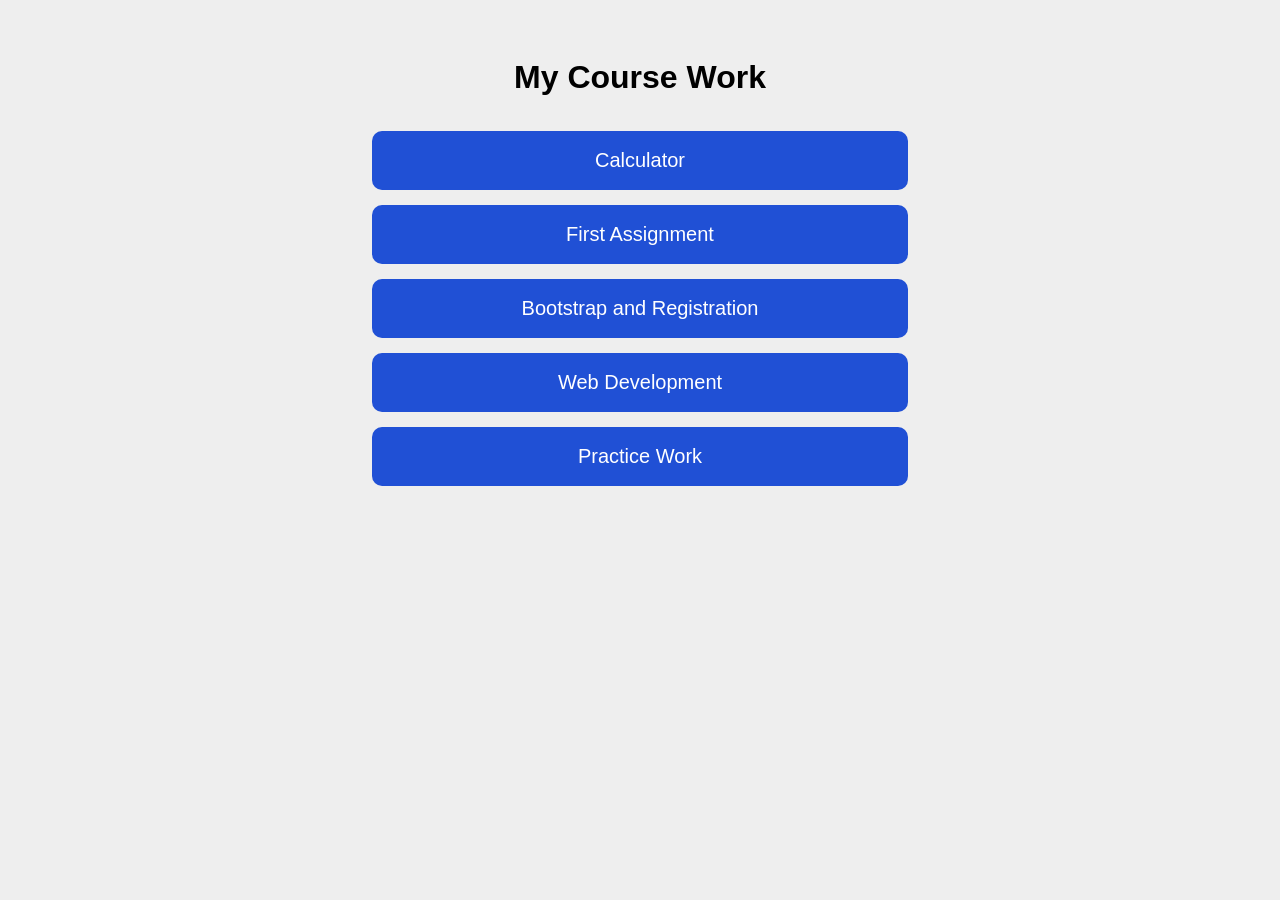
<file: index.html>
<!DOCTYPE html>
<html lang="en">
<head>
    <meta charset="UTF-8">
    <meta name="viewport" content="width=device-width, initial-scale=1.0">
    <title>My Course Work</title>

    <style>
        body {
            font-family: Arial, sans-serif;
            text-align: center;
            background: #eeeeee;
            padding: 30px;
        }

        h1 {
            margin-bottom: 35px;
        }

        a {
            display: block;
            background: #2050d5;
            color: white;
            text-decoration: none;
            padding: 18px;
            margin: 15px auto;
            max-width: 500px;
            border-radius: 10px;
            font-size: 20px;
        }

        a:hover {
            background: #142b55;
        }
    </style>
</head>

<body>

    <h1>My Course Work</h1>

    <a href="calculator/">Calculator</a>

    <a href="index/">First Assignment</a>

    <a href="index2/">Bootstrap and Registration</a>

    <a href="index3/">Web Development</a>

    <a href="practice/">Practice Work</a>

</body>
</html>
</file>
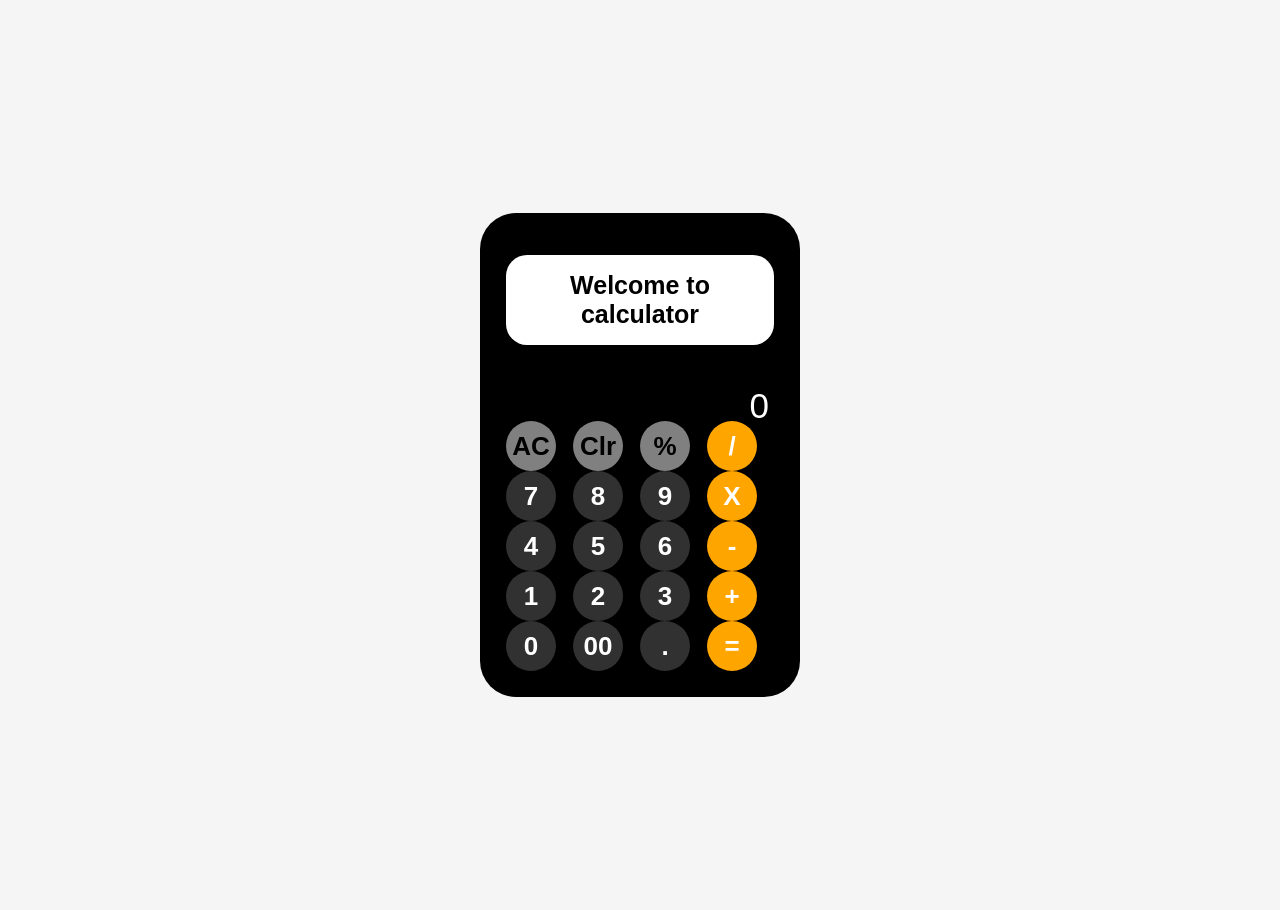
<file: calculator/Index.html>
<!DOCTYPE html>
<html lang="en">
<head>
    <meta charset="UTF-8">
    <meta name="viewport" content="width=device-width, initial-scale=1.0">
    <title>Calculator</title> 
    <link rel="stylesheet" href="style5.css">
</head>
<body>
    <div class="calculator"> 
        <div>
            <h1 class="Welcome">
            Welcome to calculator
            </h1>
        </div>
        <div id ="display">
        0
        </div> 
        <div class="buttons">
        <button style="color: black; background-color: gray;" oneclick="cleardisplay()">
            AC
         </button> 
         <button  style="color: black; background-color: gray;" oneclick="delete()">
            Clr
         </button> 
         <button style="color: black; background-color: gray;"  oneclick="append(%)">
            %
         </button> 
         <button style="background-color:orange;color:white;" oneclick="append(/)">
            /
         </button> 
         <button oneclick="append(7)">
           7
         </button> 
         <button oneclick="append(8)"> 
           8
         </button> 
         <button oneclick="append(9)">
           9
         </button> 
         <button style="background-color: orange;color: white;" oneclick="append(X)">
            X
         </button>
         <button oneclick="append(4)"> 
          4
         </button> 
         <button oneclick="append(5)">
          5
         </button> 
         <button oneclick="append(6)">
          6
         </button> 
         <button style="background-color:orange;color: white;" oneclick="append(-)">
          -
         </button> 
         <button oneclick="append(1)">
          1
         </button> 
         <button oneclick="append(2)">
          2
         </button> 
         <button oneclick="append(3)"> 
          3
         </button> 
         <button style="background-color: orange; color: white;" oneclick="append(+)">
          +
         </button> 
         <button oneclick="append(0)">
          0
         </button> 
         <button oneclick="append(00)">
          00
         </button> 
         <button oneclick="append(.)">
          .
         </button>
         <button style="background-color:orange; color: white;"  oneclick="calculate()">
          =
         </button>
     </div> 
    </div>
</body>
</html>
</file>
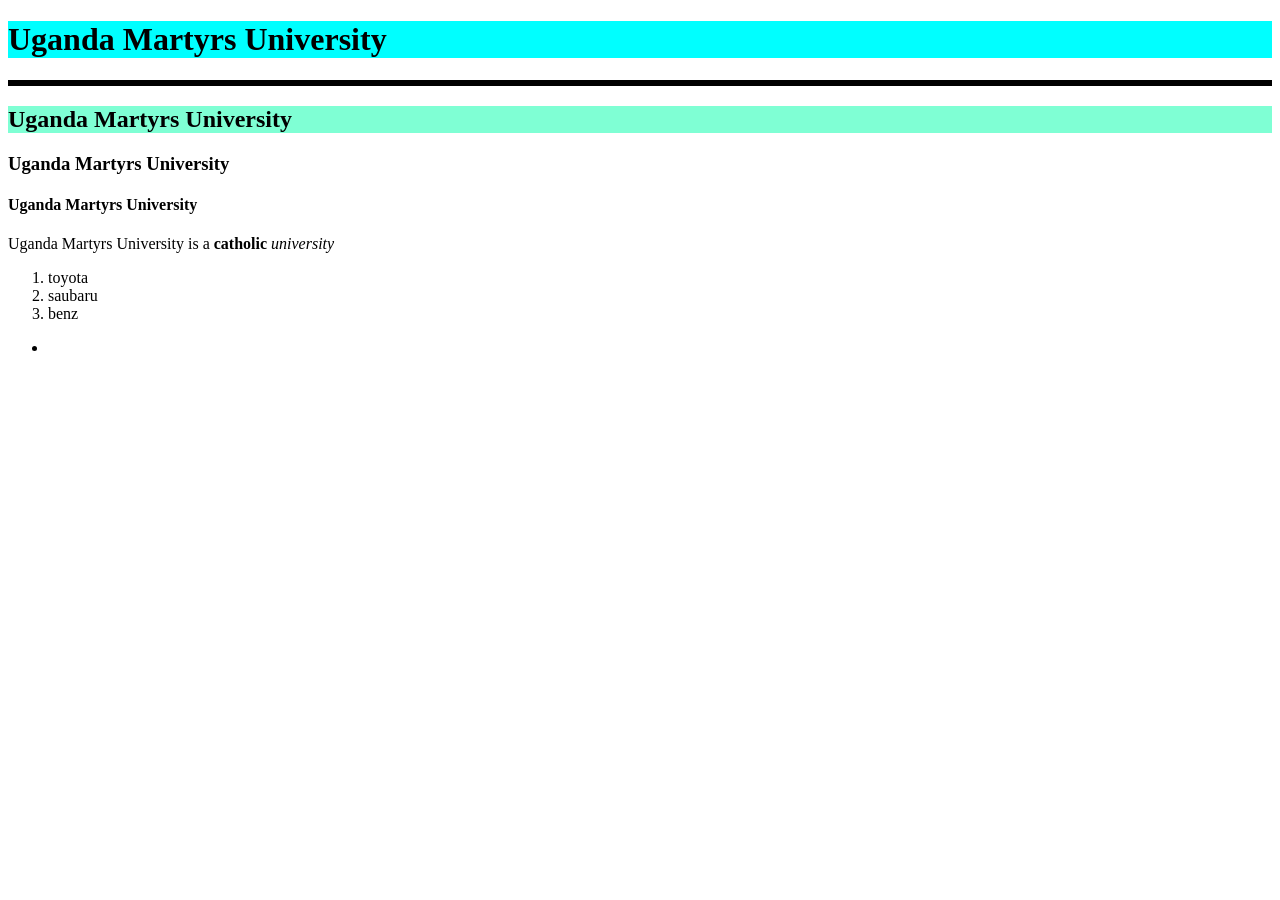
<file: index/index.html>
<!DOCTYPE html>
<html lang="en">
<head>
    <meta charset="UTF-8">
    <meta name="viewport" content="width=device-width, initial-scale=1.0">
    <title>my first web page</title> 
    <link rel="stylesheet" href="./style.css">
</head>
<body> 
    <h1>Uganda Martyrs University</h1> 
    <hr color="black" size="6">
    <h2>Uganda Martyrs University</h2> 
    <h3>Uganda Martyrs University</h3> 
    <h4>Uganda Martyrs University</h4> 
    <p>Uganda Martyrs University is a <b>catholic</b> <i>university</i></p>
    <ol>
        <li>toyota</li> 
        <li>saubaru</li>
        <li>benz</li>
    </ol> 
    <ul>
        <li></li>
    </ul> 

    
</body>
</html>
</file>
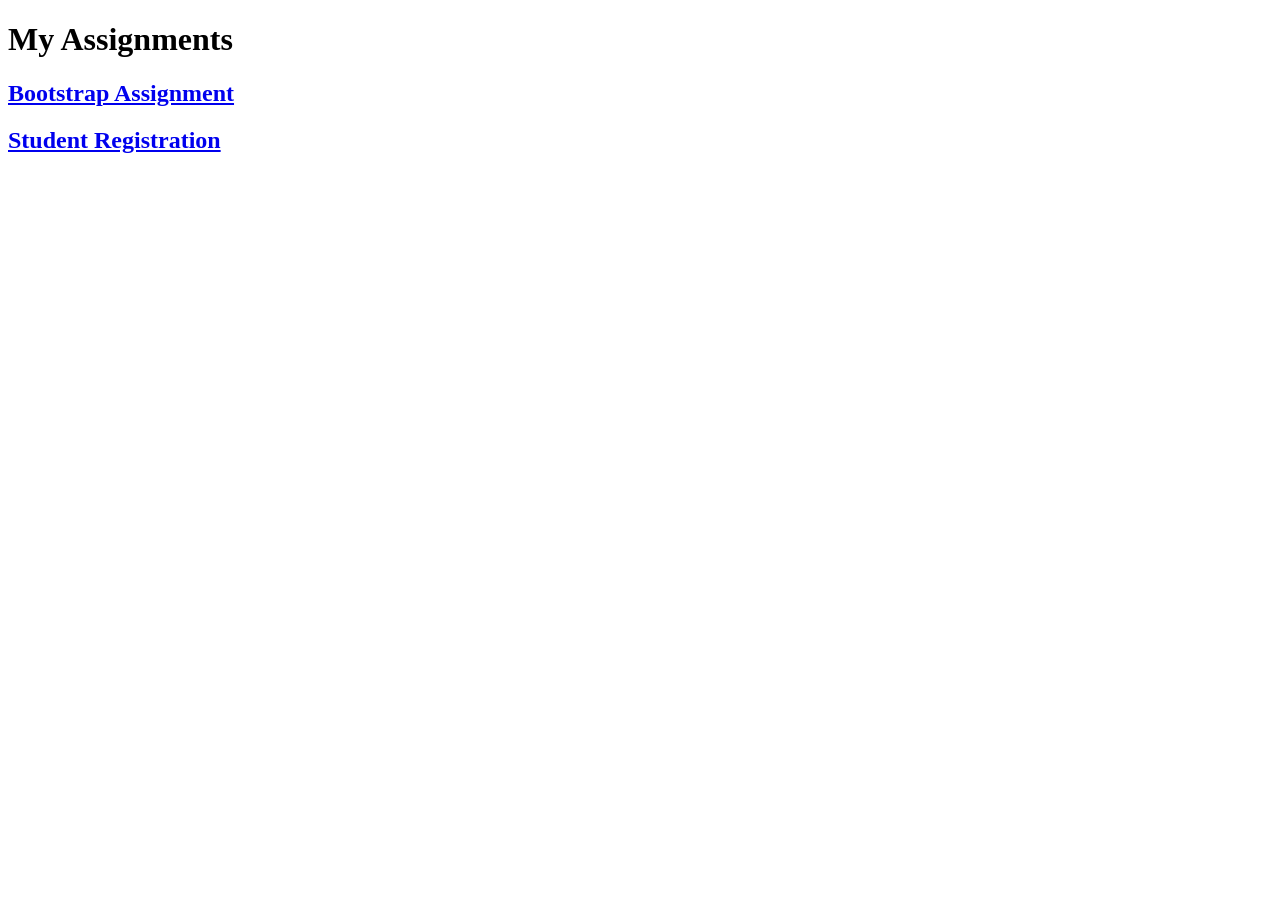
<file: index2/Index.html>
<!DOCTYPE html>
<html lang="en">
<head>
    <meta charset="UTF-8">
    <meta name="viewport" content="width=device-width, initial-scale=1.0">
    <title>My Assignments</title>
</head>
<body>

    <h1>My Assignments</h1>

    <h2><a href="boot.html">Bootstrap Assignment</a></h2>

    <h2><a href="studentregistration.html">Student Registration</a></h2>

</body>
</html>
</file>
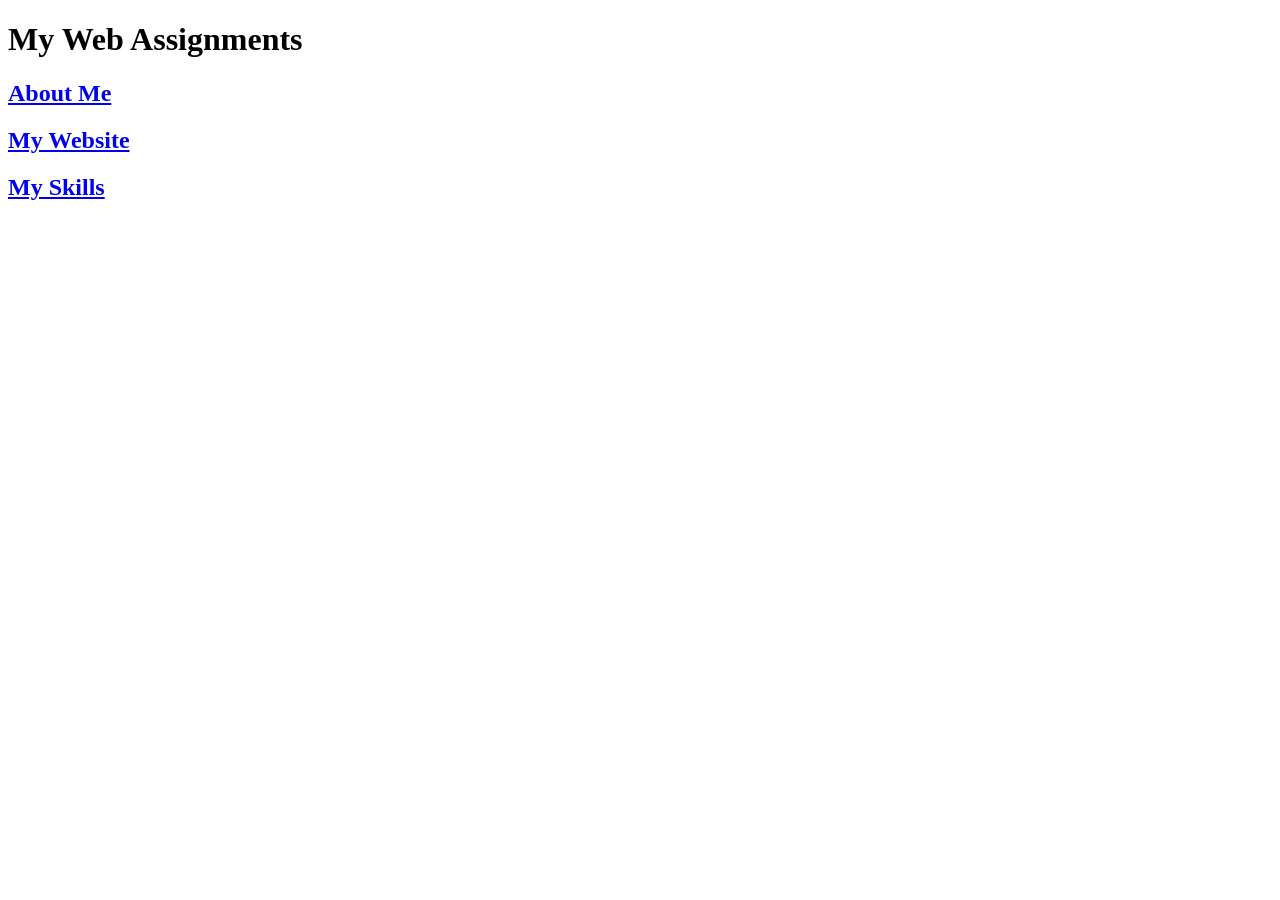
<file: index3/index.html>
<!DOCTYPE html>
<html lang="en">
<head>
    <meta charset="UTF-8">
    <meta name="viewport" content="width=device-width, initial-scale=1.0">
    <title>My Web Assignments</title>
</head>
<body>

    <h1>My Web Assignments</h1>

    <h2><a href="about.html">About Me</a></h2>

    <h2><a href="index3.html">My Website</a></h2>

    <h2><a href="skills.html">My Skills</a></h2>

</body>
</html>
</file>
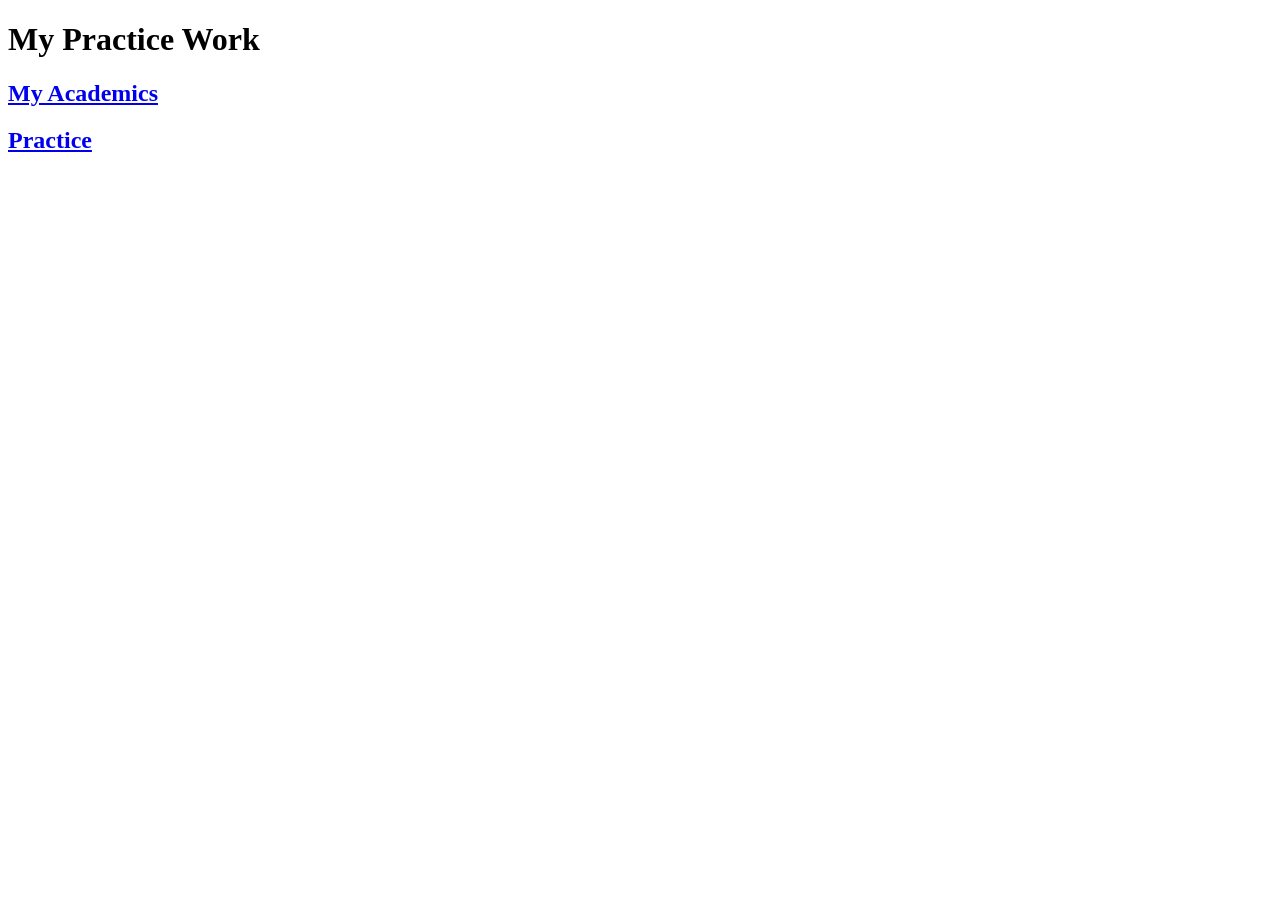
<file: practice/index.html>
<!DOCTYPE html>
<html>
<head>
    <title>Practice Assignments</title>
</head>
<body>

    <h1>My Practice Work</h1>

    <h2><a href="my academics.html">My Academics</a></h2>

    <h2><a href="practice.html">Practice</a></h2>

</body>
</html>
</file>
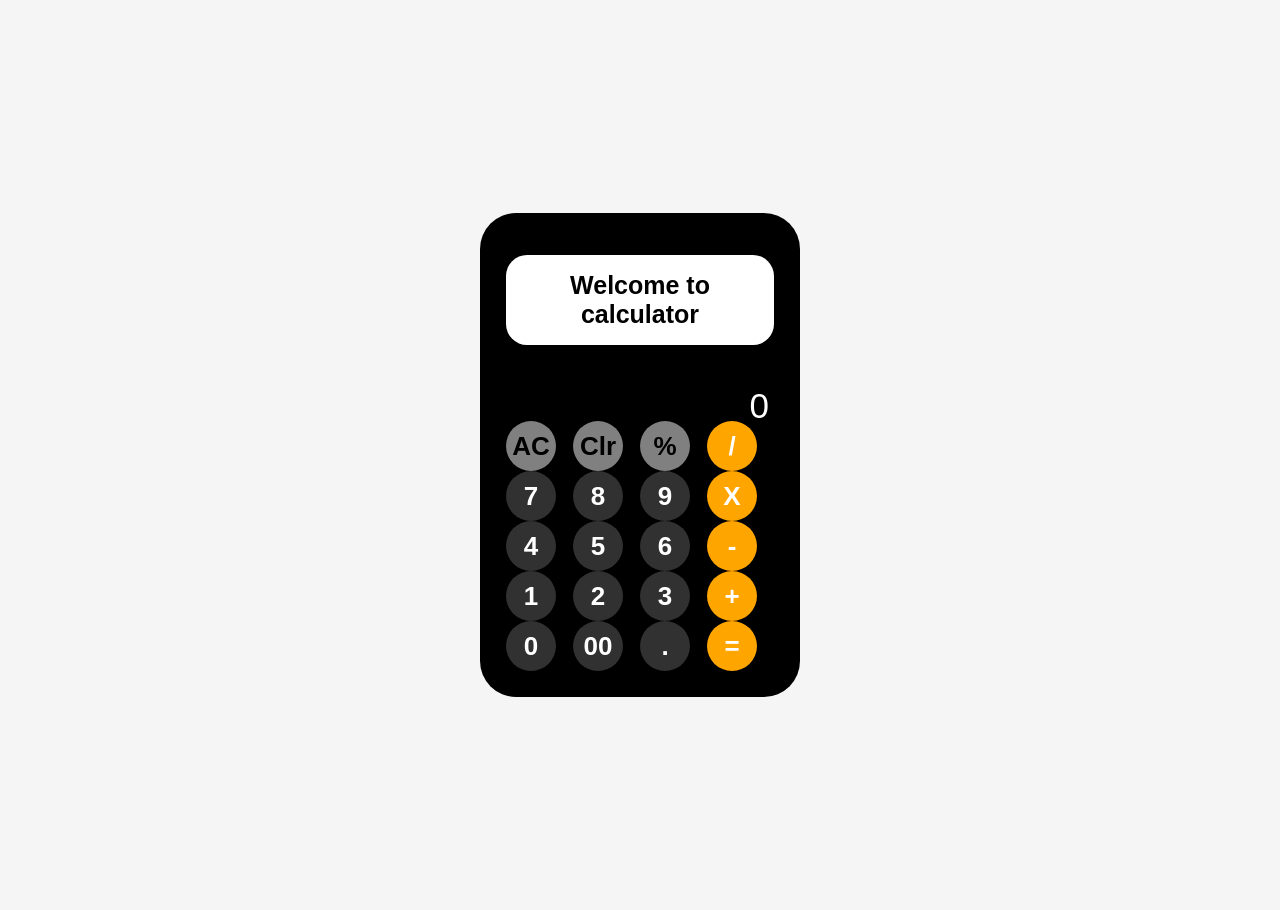
<file: calculator/calc.html>
<!DOCTYPE html>
<html lang="en">
<head>
    <meta charset="UTF-8">
    <meta name="viewport" content="width=device-width, initial-scale=1.0">
    <title>Calculator</title> 
    <link rel="stylesheet" href="style5.css">
</head>
<body>
    <div class="calculator"> 
        <div>
            <h1 class="Welcome">
            Welcome to calculator
            </h1>
        </div>
        <div id ="display">
        0
        </div> 
        <div class="buttons">
        <button style="color: black; background-color: gray;" oneclick="cleardisplay()">
            AC
         </button> 
         <button  style="color: black; background-color: gray;" oneclick="delete()">
            Clr
         </button> 
         <button style="color: black; background-color: gray;"  oneclick="append(%)">
            %
         </button> 
         <button style="background-color:orange;color:white;" oneclick="append(/)">
            /
         </button> 
         <button oneclick="append(7)">
           7
         </button> 
         <button oneclick="append(8)"> 
           8
         </button> 
         <button oneclick="append(9)">
           9
         </button> 
         <button style="background-color: orange;color: white;" oneclick="append(X)">
            X
         </button>
         <button oneclick="append(4)"> 
          4
         </button> 
         <button oneclick="append(5)">
          5
         </button> 
         <button oneclick="append(6)">
          6
         </button> 
         <button style="background-color:orange;color: white;" oneclick="append(-)">
          -
         </button> 
         <button oneclick="append(1)">
          1
         </button> 
         <button oneclick="append(2)">
          2
         </button> 
         <button oneclick="append(3)"> 
          3
         </button> 
         <button style="background-color: orange; color: white;" oneclick="append(+)">
          +
         </button> 
         <button oneclick="append(0)">
          0
         </button> 
         <button oneclick="append(00)">
          00
         </button> 
         <button oneclick="append(.)">
          .
         </button>
         <button style="background-color:orange; color: white;"  oneclick="calculate()">
          =
         </button>
     </div> 
    </div>
</body>
</html>
</file>
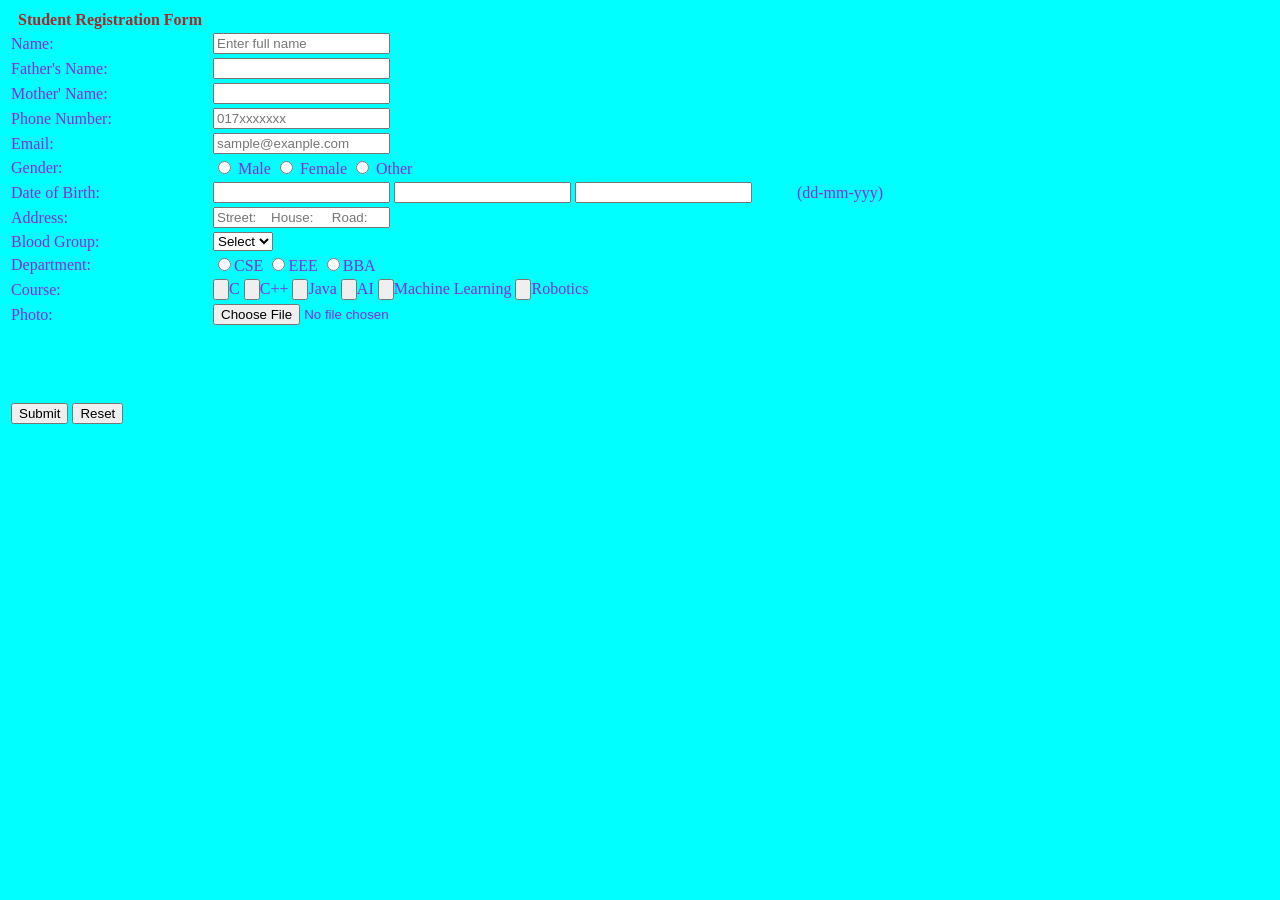
<file: index2/studentregistration.html>
<!DOCTYPE html>
<html lang="en">
<head>
    <meta charset="UTF-8">
    <meta name="viewport" content="width=device-width, initial-scale=1.0">
    <title>STUDENT REGISTRATION</title> 
    <link rel="stylesheet" href="style1.css">
</head>
<body> 
    <Table width="70%" margin="auto">
        <tr>
            <th>   
                Student Registration Form
            </th>
        </tr> 
        <tr>
            <td>
                Name: 
            </td> 
            <td> 
                <input type="text" placeholder="Enter full name">
            </td>
        </tr> 
        <tr>
            <td>
                Father's Name: 
            </td> 
            <td>
                <input type="text">
            </td>
        </tr> 
        <tr>
            <td>
                Mother' Name:
            </td> 
            <td>
                <input type="text">
            </td>
        </tr> 
        <tr>
            <td>
                Phone Number:
            </td> 
            <td>
                <input type="text" placeholder="017xxxxxxx">
            </td>
        </tr> 
        <tr>
            <td>
                Email:
            </td> 
            <td>
                <input type="email" placeholder="sample@exanple.com">
            </td>
        </tr> 
        <tr>
            <td>
                Gender:
            </td>  
            <td>
                <input type="radio"> Male 
                <input type="radio"> Female 
                <input type="radio"> Other
            </td>
        </tr> 
        <tr>
            <td>
                Date of Birth: 
            </td> 
            <td> 
                <input type="text"> 
                <input type="text"> 
                <input type="text"> 
                <td>
                    (dd-mm-yyy)
                </td>
                 

            </td>
        </tr> 
        <tr>
            <td>
                Address:
            </td> 
            <td>
                <input type="text" placeholder="Street:    House:     Road:">
            </td>
        </tr> 
        <tr>
            <td>
                Blood Group: 
            </td> 
            <td>
                <select>
                    <option>Select</option>
                    <option>A+</option> 
                    <option>A-</option> 
                    <option>B+</option> 
                    <optiion>B-</option> 
                    <option>O</option> 
                    <option>AB</option>
                </select>
            </td>
        </tr> 
        <tr>
            <td>
                Department: 
            </td> 
            <td>
                <input type="radio">CSE 
                <input type="radio">EEE 
                <input type="radio">BBA
            </td>
        </tr> 
        <tr>
            <td>
                Course:
            </td> 
            <td>
                <input type="button">C 
                <input type="button">C++ 
                <input type="button">Java 
                <input type="button">AI 
                <input type="button">Machine Learning
                <input type="button">Robotics
            </td>

        </tr> 
        <tr>
            <td>
                Photo:
            </td> 
            <td>
               <input type="file" placeholder=" Choose file">
            </td>
        </Table> <br> <br> <br> <br>
          <table>
        <tr>
            <td> 
                <input type="submit">
            </td> 
            <td>
                <input type="reset">
            </td>
        </tr>
    </table>
       
    
    
</body>
</html>
</file>
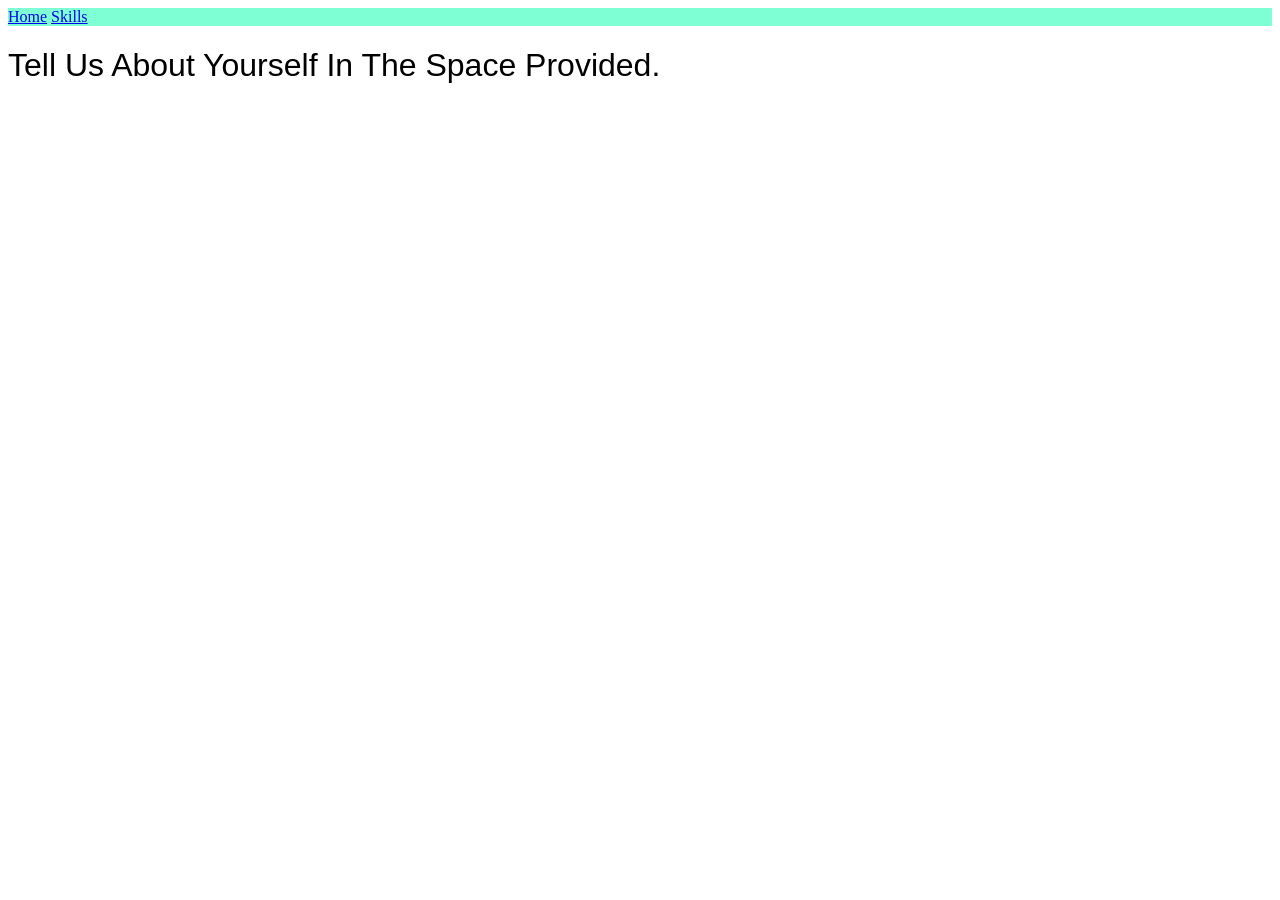
<file: index3/about.html>
<!DOCTYPE html>
<html lang="en">
<head>
    <meta charset="UTF-8">
    <meta name="viewport" content="width=device-width, initial-scale=1.0">
    <title>Practice</title> 
    <link rel="stylesheet" href="style4.css">
</head>
<body> 
   <nav class="navbar">
    <a href="imdex3.html">Home</a> 
    <a href="imdex3.html">Skills</a>
   </nav> 
   <h1 class="h1">
    tell us about yourself in the space provided.
   </h1>
</body>
</html>
</file>
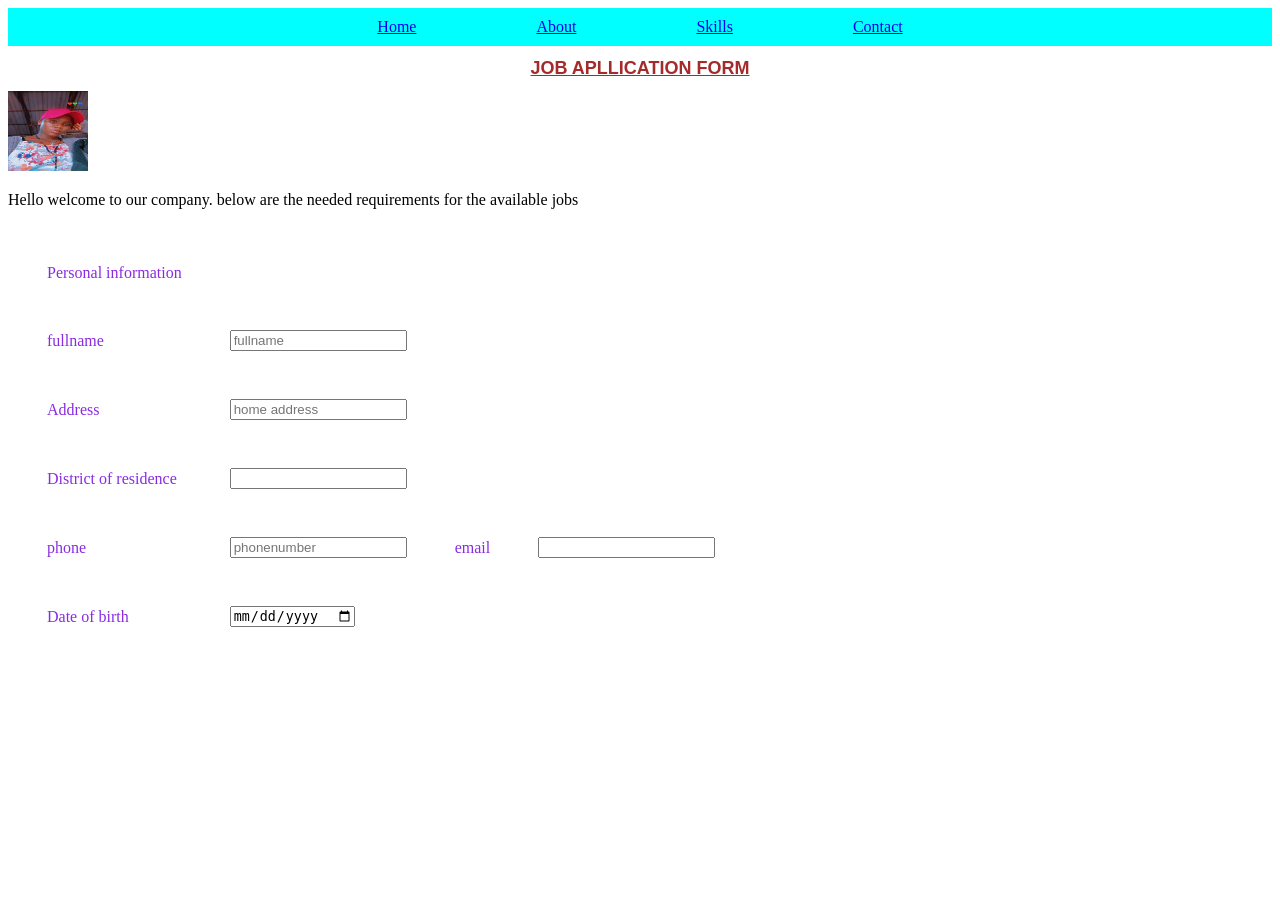
<file: index3/imdex3.html>
<!DOCTYPE html>
<html lang="en">
<head>
    <meta charset="UTF-8">
    <meta name="viewport" content="width=device-width, initial-scale=1.0">
    <title>
        Practice
    </title> 
    <link rel="stylesheet" href="./style3.css">
</head> 
<body>
    <nav class="navbar"> 
      <a href="about.html"> Home</a>
      <a href="about.html">About</a>
      <a href="#">Skills</a>
      <a href="#">Contact</a>
    </nav> 
    <h1 id="title">
        JOB APLLICATION FORM
    </h1> 
    <img src="img.jpg" alt="ID PHOTO" height="80" width="80"> 
    <p>
        Hello welcome to our company. below are the needed requirements for the available jobs
    </p> 
    <table class="content" cellspacing="30" cellpadding="9" colspan="5">
        <tr>
            <td id="table title">
                Personal information
            </td> 
        </tr> 
        <tr>
            <td>
                fullname
            </td> 
            <td>
                <input type="text" placeholder="fullname">
            </td>
        </tr> 
        <tr>
            <td>
                Address 
            </td> 
            <td>
                <input type="text" placeholder="home address">
            </td>
        </tr> 
        <tr>
            <td>
                District of residence
            </td>
            <td>
                <input type="text">
            </td>
        </tr> 
        <tr>
            <td>
                phone
            </td> 
            <td>
                <input type="text"placeholder="phonenumber">
            </td>
            <td>
                email
            </td> 
            <td>
                <input type="email">
            </td>
        </tr> 
        <tr>
            <td>
                Date of birth 
            </td> 
            <td>
                <input type="date"> 
            </td> 
        </tr>
    </table>
</body>
</html>
</file>
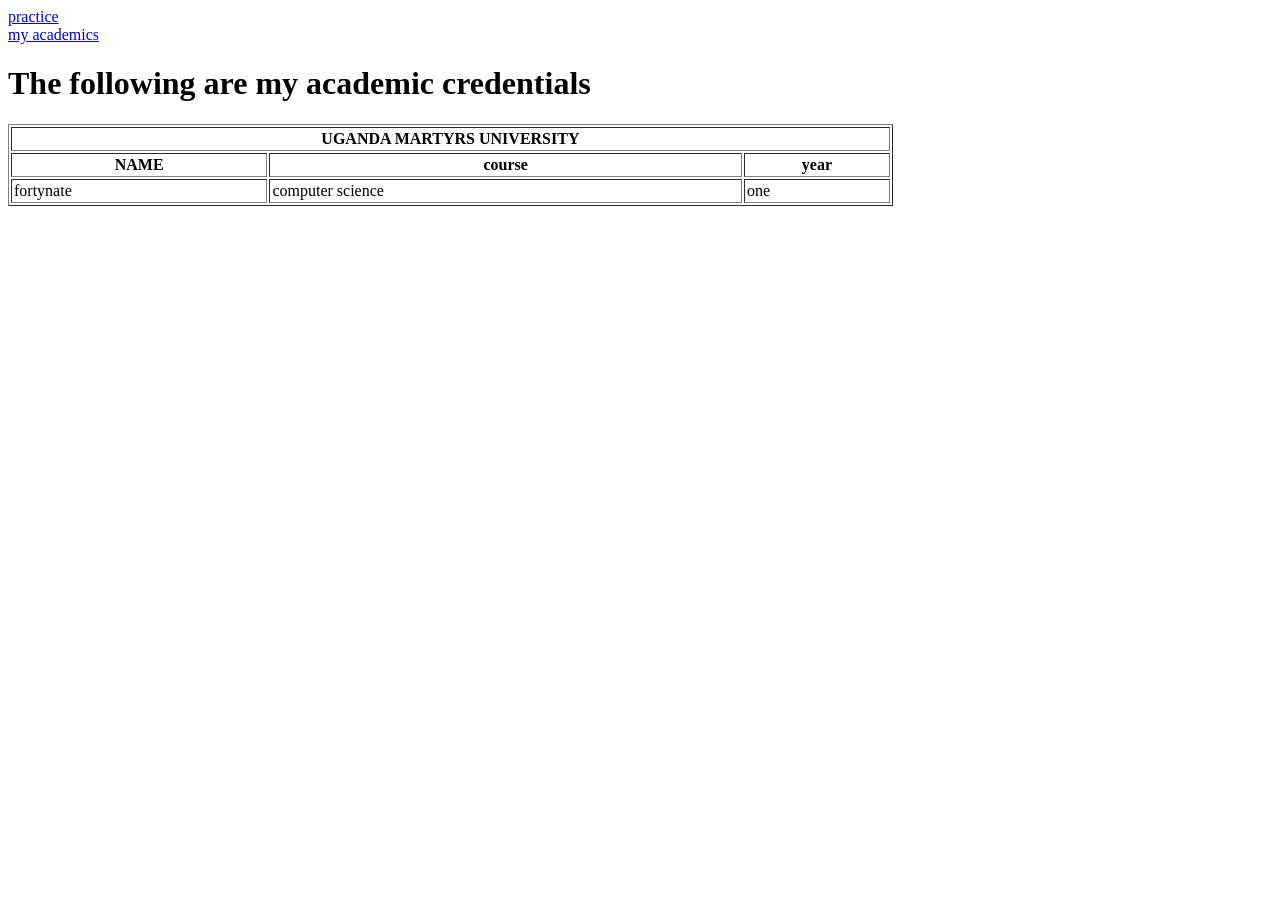
<file: practice/my academics.html>
<!DOCTYPE html>
<html lang="en">
<head>
    <meta charset="UTF-8">
    <meta name="viewport" content="width=device-width, initial-scale=1.0">
    <title>curriculum vutae</title> 
    <a href= "practice.html">practice</a>
</head>
<body>
     <nav>
    <a href="practice.html">my academics</a>
    </nav>
    <h1 color="blue">
        The following are my academic credentials
    </h1> 
    <table border="1" width="70%" height="70%" cellpadding="2" cell spacing="5">
        <tr>
            <th colspan="9">
                UGANDA MARTYRS UNIVERSITY
            </th>

        </tr>
        <tr>
            <th>
                NAME
            </th>
            <th>
                course
            </th> 
            <th>
                year
            </th> 
        </tr>
        <tr> 
            <td>
                fortynate  
            </td>
            <td>
                computer science
            </td>
            <td>
                one
            </td>
        </tr>
</body>
</html>
</file>
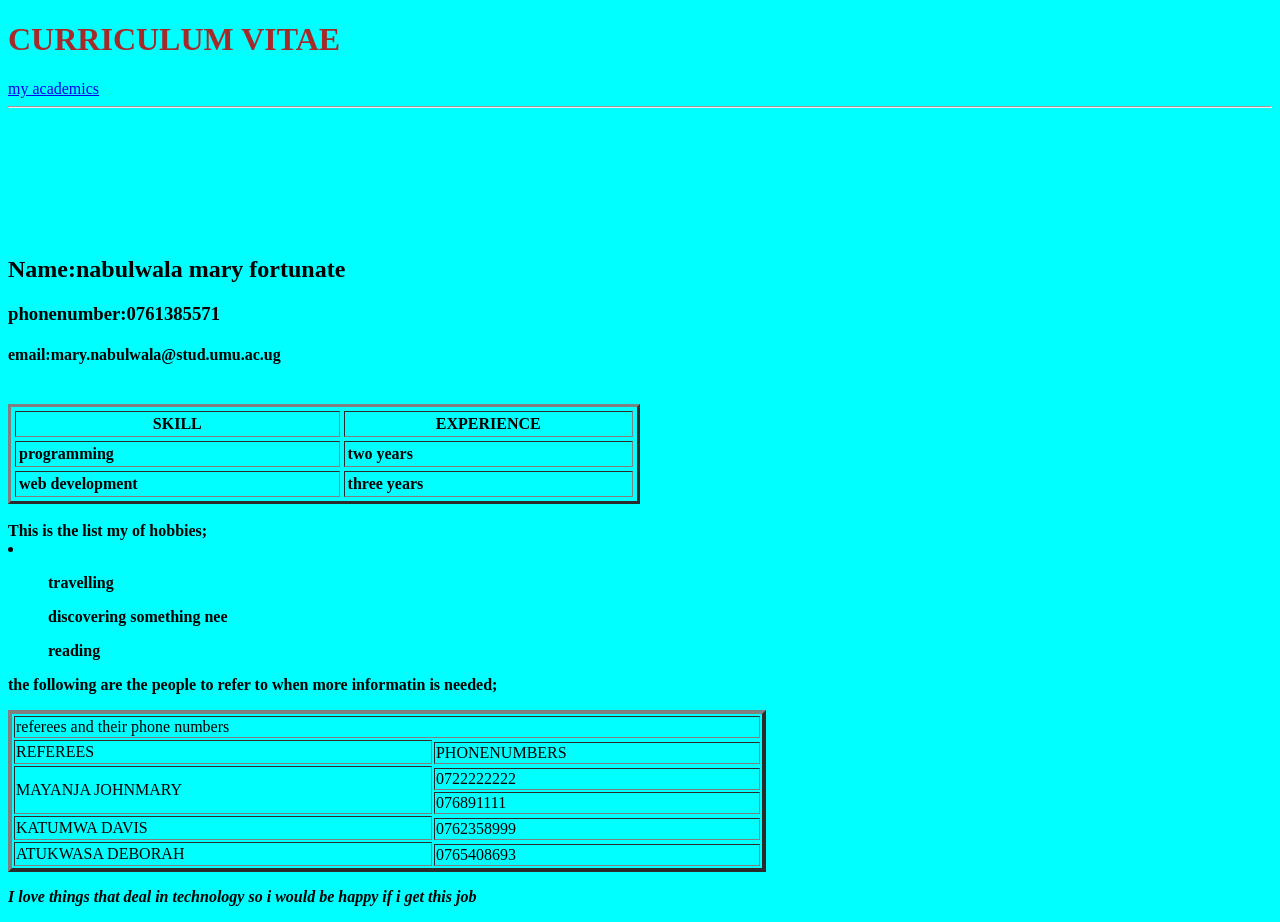
<file: practice/practice.html>
<!DOCTYPE html>
<html lang="en">
<head>
    <meta charset="UTF-8">
    <meta name="maryfortunate" content="width=device-width, initial-scale=1.0">
    <title>my first website</title> 
    <style>
        body
        {background-color: aqua;
        } 
        h1
        { 
            color: brown;
        } 

    </style> 
    
</head> 
<body> 
    <header><b><h1 color="red">CURRICULUM VITAE </h1></b>
    </header>
    <nav>
    <a href="my academics.html">my academics</a>
    </nav>
<b><hr>
    <marquee behavior="" direction="right" scrollamount="8">
    <img src="img.jpg" alt="ID photo" width="5%"> 
    </marquee>
    <main> 
        <section>
            <h2>Name:nabulwala mary fortunate</h2> 
        </section> 
        <section>
            <h3>phonenumber:0761385571 </h3>
        </section> 
        <section>
            <h4>email:mary.nabulwala@stud.umu.ac.ug</h4> 
        </section>
        </main>
    <table border="3"width=50% height="50%"cellpadding=3 cellspacing="4">
        <br>
        <tr>
            <th>
                SKILL
            </td> 
            <th>
                EXPERIENCE 
            </th>
        </tr>
        <tr>
            <td>
                programming
            </td>
            <td>
                two years
            </td>
        </tr>
        <tr>
            <td>
                web development
            </td>
            <td>
                three years
            </td>
        </tr>
        
    </table><br>
</b><b>This is the list my of hobbies; <li>
    <ol>travelling</ol> 
    <ol>discovering something nee</ol> 
    <ol>reading</ol> 
</li></b> <b><p>the following are the people to refer to when more informatin is needed;</p></b> 
<table border="4"width=60% height="60">
    <thead>
        <td colspan="2">referees and their phone numbers</td>
    <tr>
        <td rowspan="2">REFEREES</td>
    </tr>
    <tr>
        <td>PHONENUMBERS</td> 
    </tr>
    <tr>
        <td rowspan="3">MAYANJA JOHNMARY</td>
    </tr>
       <tr> 
        <td>
            0722222222
        </td>
    </tr>
        <tr>
            <td>
                076891111
            </td>
        </tr>
    
    <tr>
        <td rowspan="2">KATUMWA DAVIS</td>
        <tr>
            <td>0762358999</td>
        </tr>
    </tr>
            <tr>
                <td rowspan="2">ATUKWASA DEBORAH</td>
            </tr>
            <tr>
                <td>0765408693</td>
            </tr>
         
</table> 
<footer>
<b><i><p>I love things that deal in technology so i would be happy if i get this job </p></i></b>
</footer>
</body>
</file>
<file: calculator/style5.css>
*{
    box-sizing: border-box;
    font-family: 'Franklin Gothic Medium', 'Arial Narrow', Arial, sans-serif; 
} 
body{
    margin: 5px; 
    height: 900px; 
    display: flex; 
    align-items: center; 
    background-color:whitesmoke; 
    justify-content: center; 
    padding: 11px;
} 
.calculator{
    background-color: black;
    padding: 26px; 
    border-radius: 36px; 
    width: 320px; 
    justify-content:  center;
} 
.Welcome{
    background-color: white;
    color:black;
    text-align: center;
    font-size: 25px;
    padding: 16px 6px; 
    border-radius: 21px; 
    margin-bottom: 26px;
}
.buttons{
    display: grid; 
    grid-template-columns: repeat(4,1fr);
    margin: auto;
} 
button{
    border-radius: 50%; 
    font-size: 26px; 
    font-weight: 900; 
    border: none;
    cursor: pointer; 
    color: white; 
    background-color: rgb(50, 49, 49); 
    height: 50px; 
    width: 50px;
}
#display{
    padding: 15px 5px;
    height: 50px; 
    overflow: hidden; 
    font-size: 35px; 
    text-align: right; 
    color: white;
}
</file>
<file: index/style.css>
h1
    {
        background-color: aqua; 
        color: black; 
    
    } 
    h2 
    {
        background-color: aquamarine; 
        color: black;

    }
</file>
<file: index2/style1.css>
body 
{
    background-color: aqua;
} 
th
{
color: brown;
} 
tr 
{
color: blueviolet;
}
</file>
<file: index3/style4.css>
.navbar
{
background-color: aquamarine; 
} 
.h1
{
font-family: 'Franklin Gothic Medium', 'Arial Narrow', Arial, sans-serif;
font-weight: 100;
text-transform: capitalize;
}
</file>
<file: index3/style3.css>
.navbar{
   display: flex; 
   flex-direction: row; 
   justify-content: space-between; 
   align-items: center;
   height: auto; 
   gap: 50px;  
   text-decoration: none;     
        } 
  .navbar{
    display: flex; 
    justify-content: center; 
    gap: 120px; 
    text-decoration: none; 
    color: brown; 
    background-color: aqua; 
    padding: 10px;
          } 
   #title
   {
     color: brown; 
     font-size: large; 
     font-family: 'Franklin Gothic Medium', 'Arial Narrow', Arial, sans-serif; 
     font-weight: bold; 
     text-align: center; 
     text-decoration: underline;
   } 
   .content
   {
     color: blueviolet; 
   }
</file>
